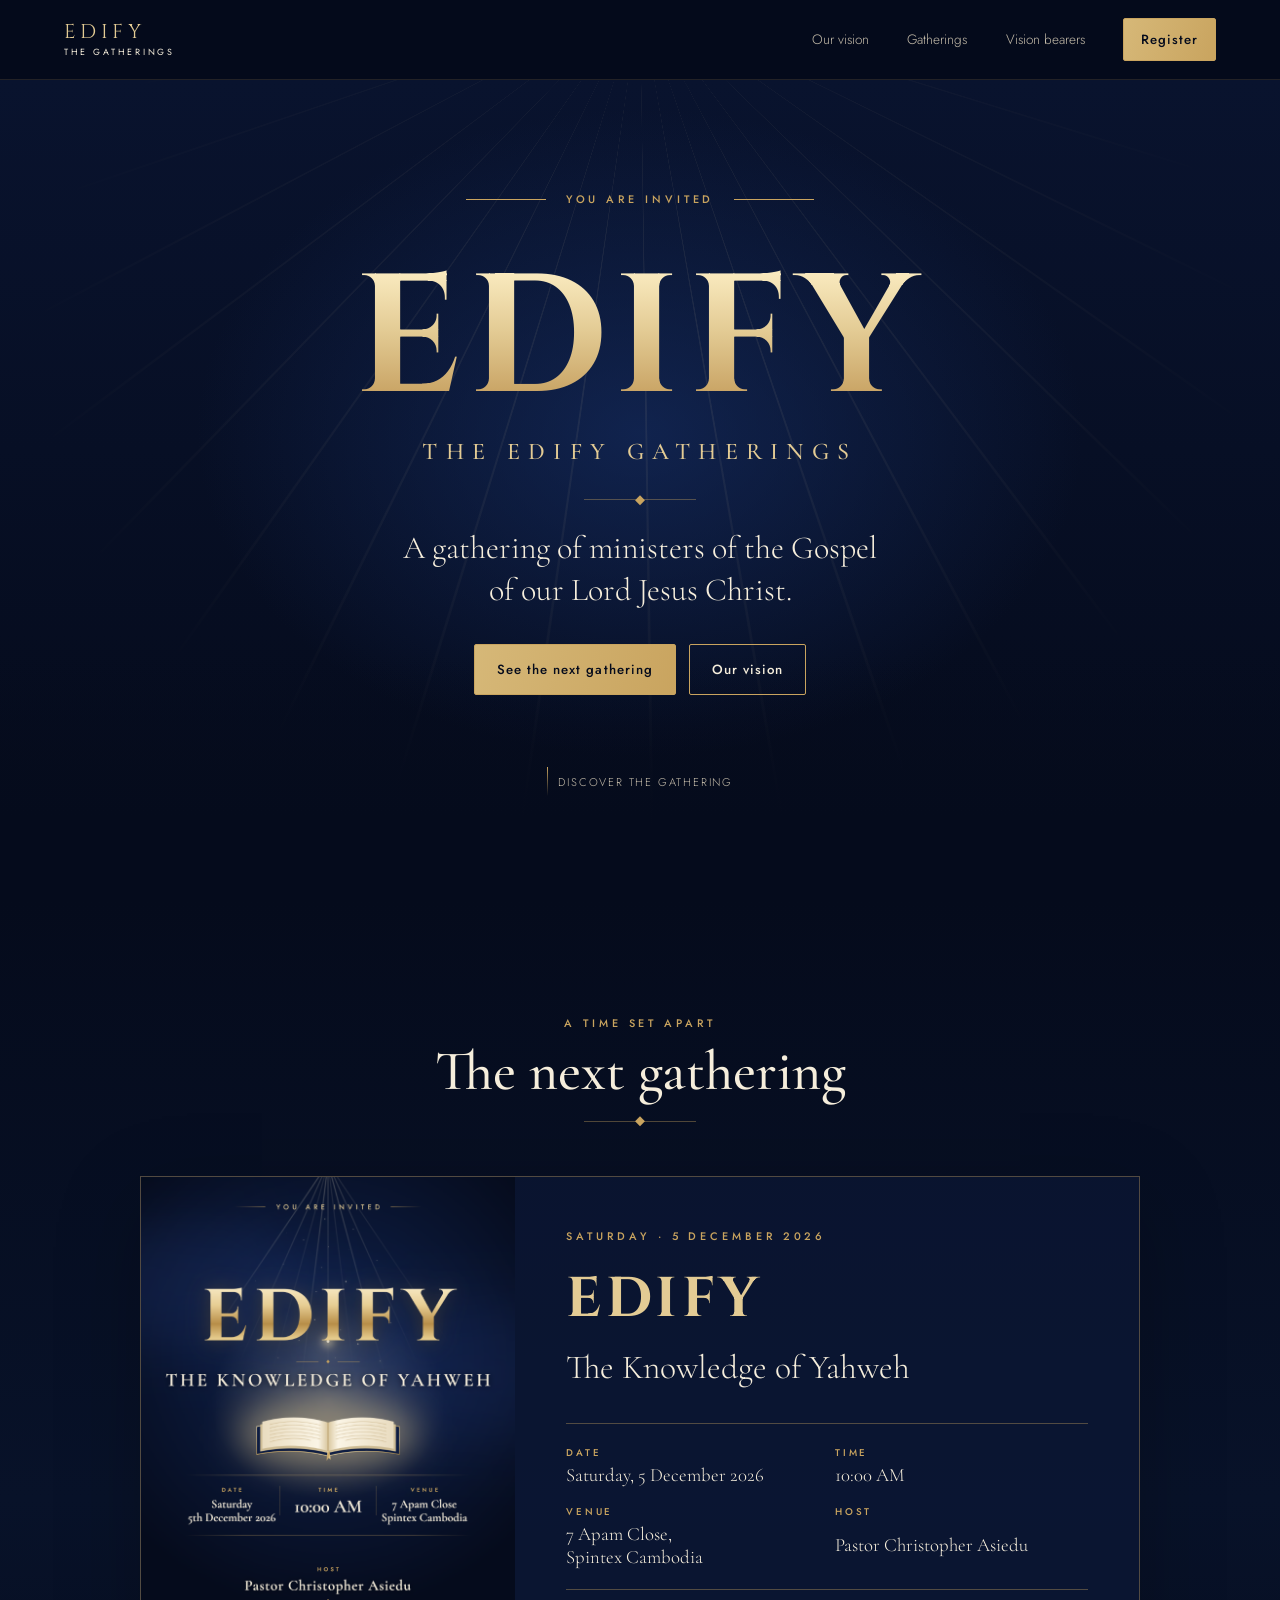
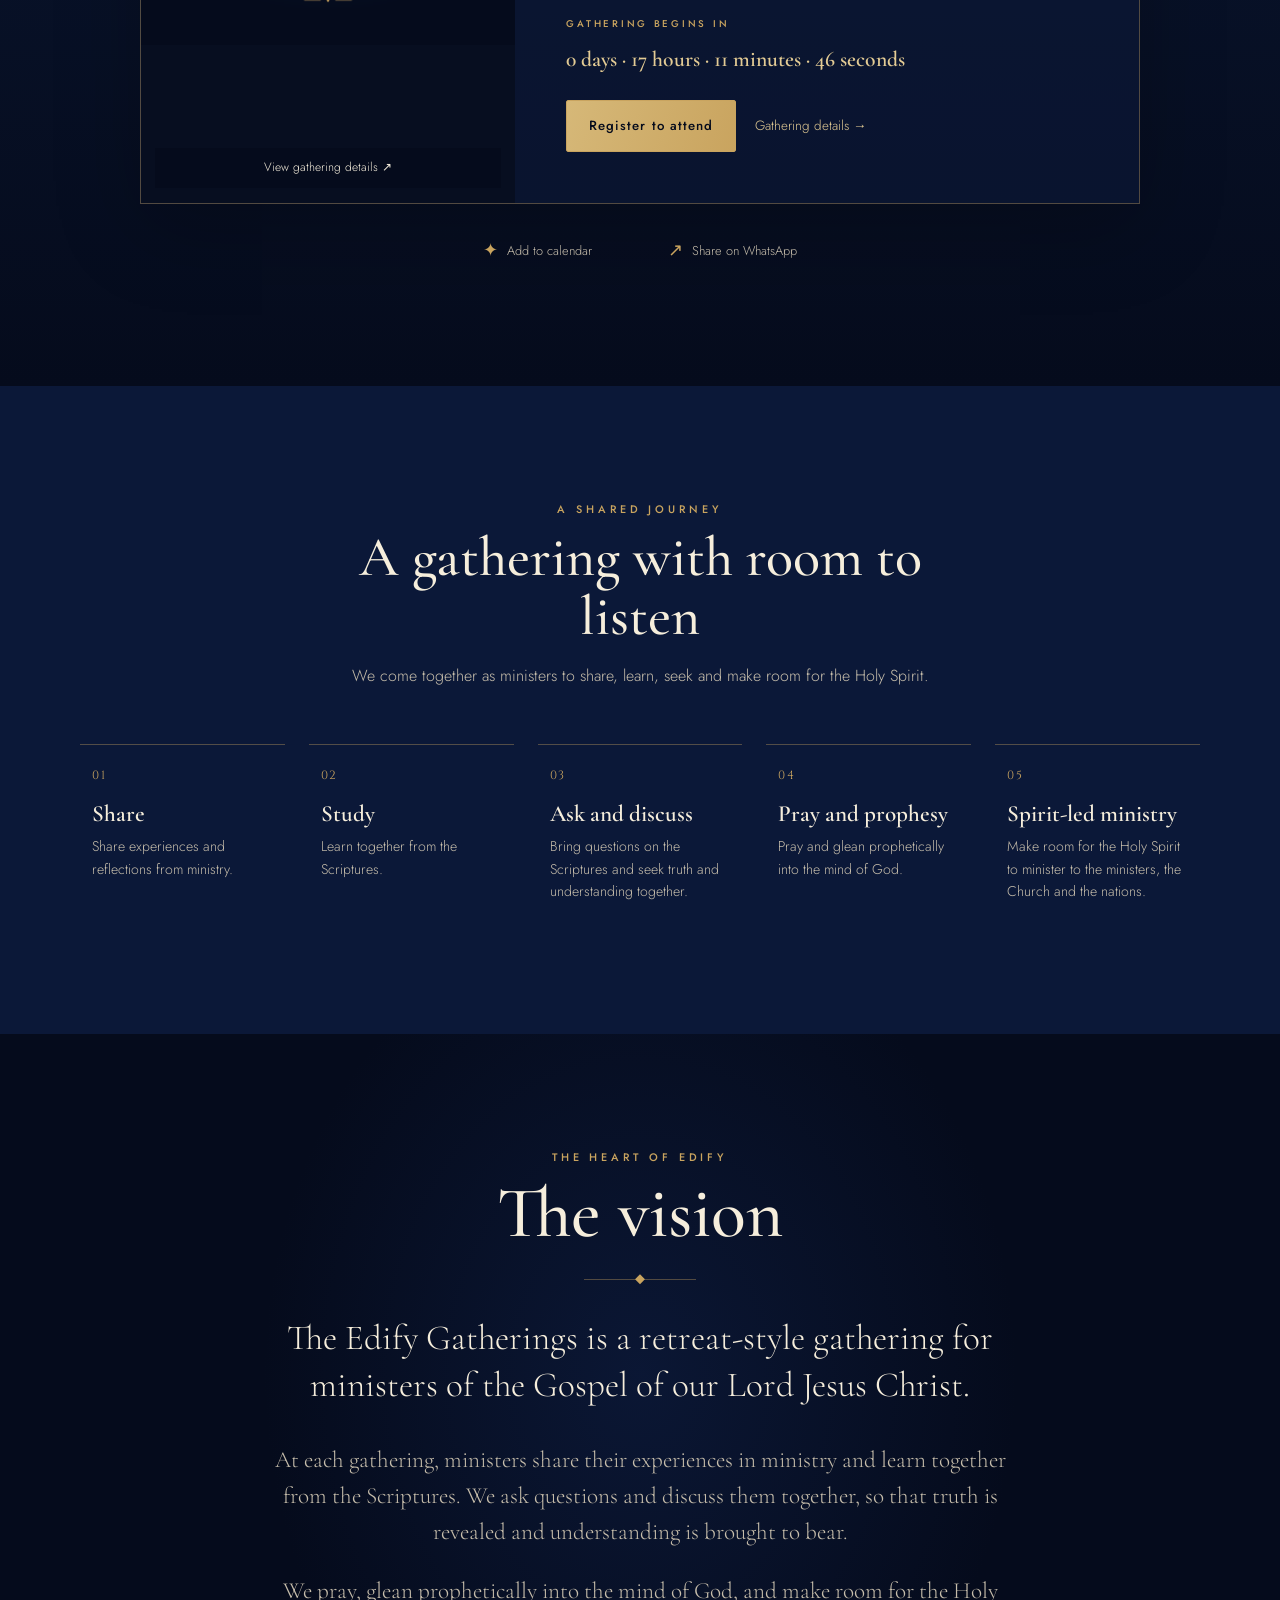
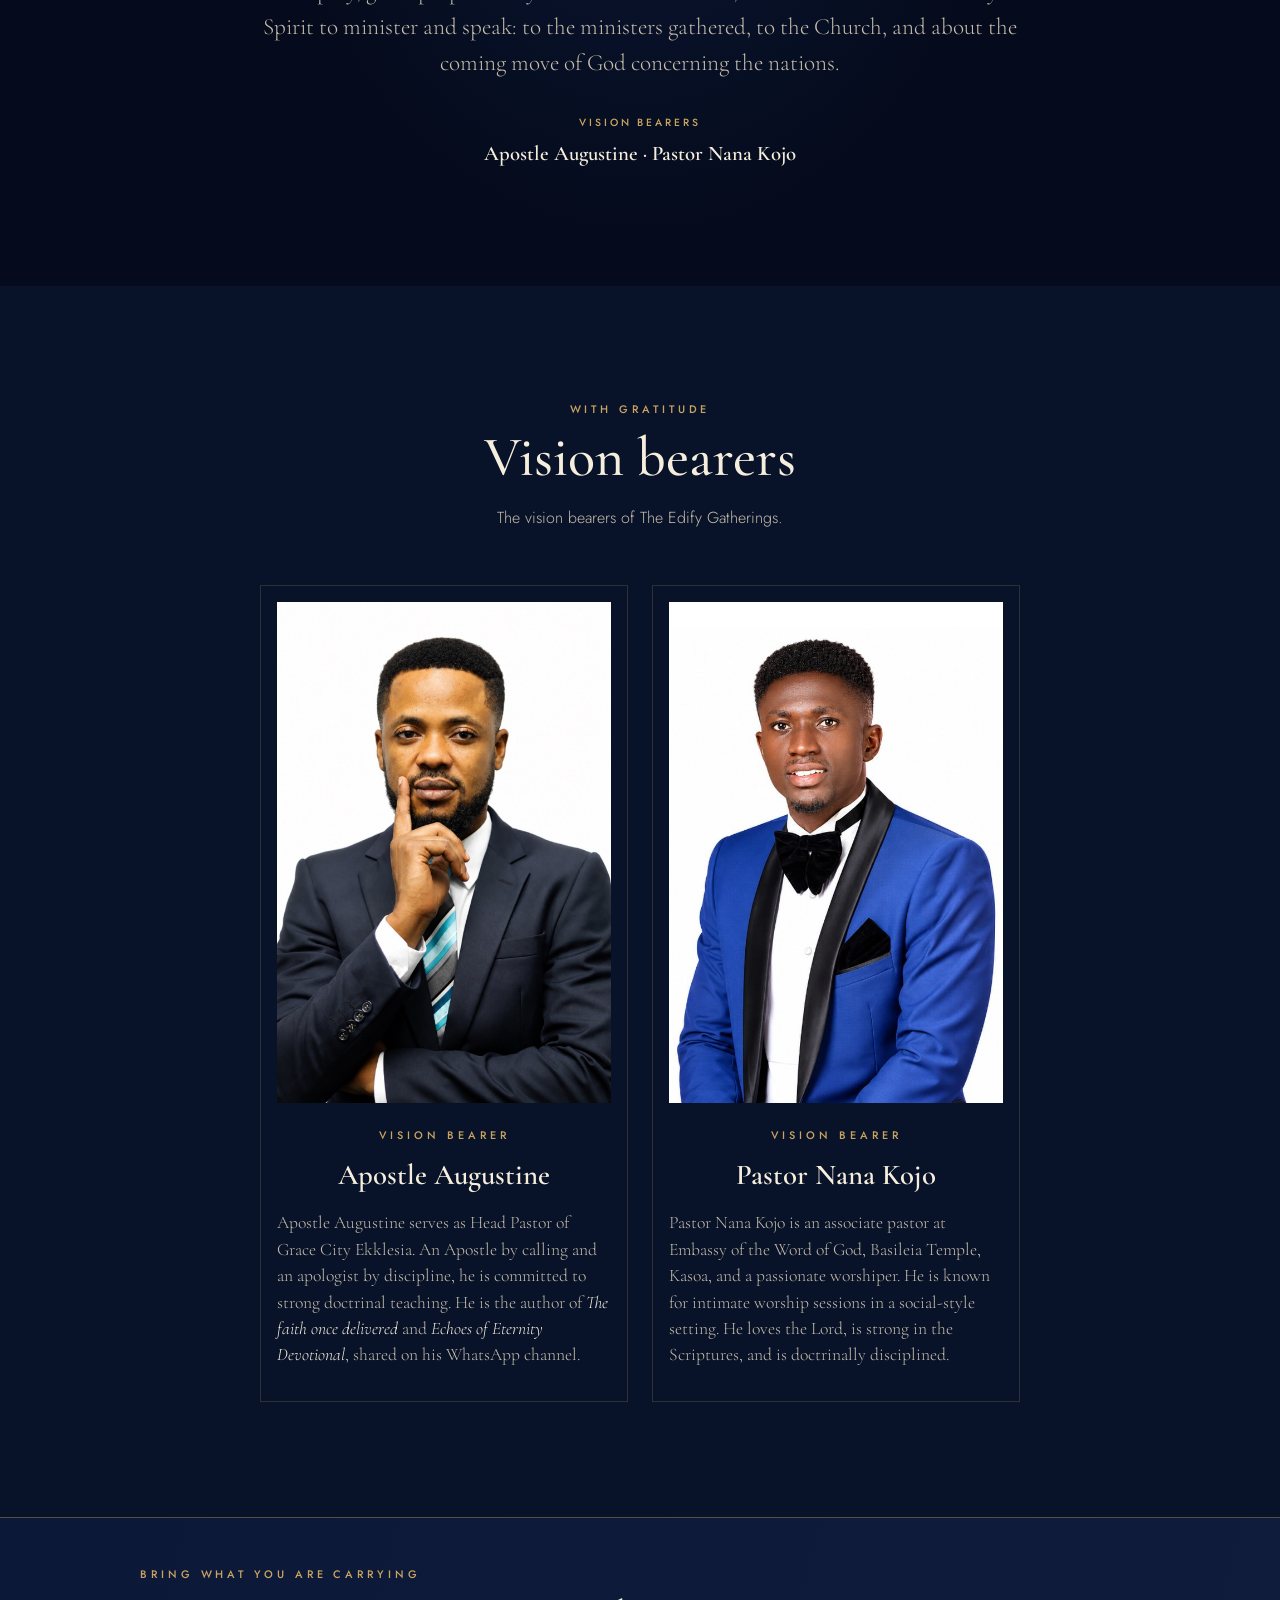
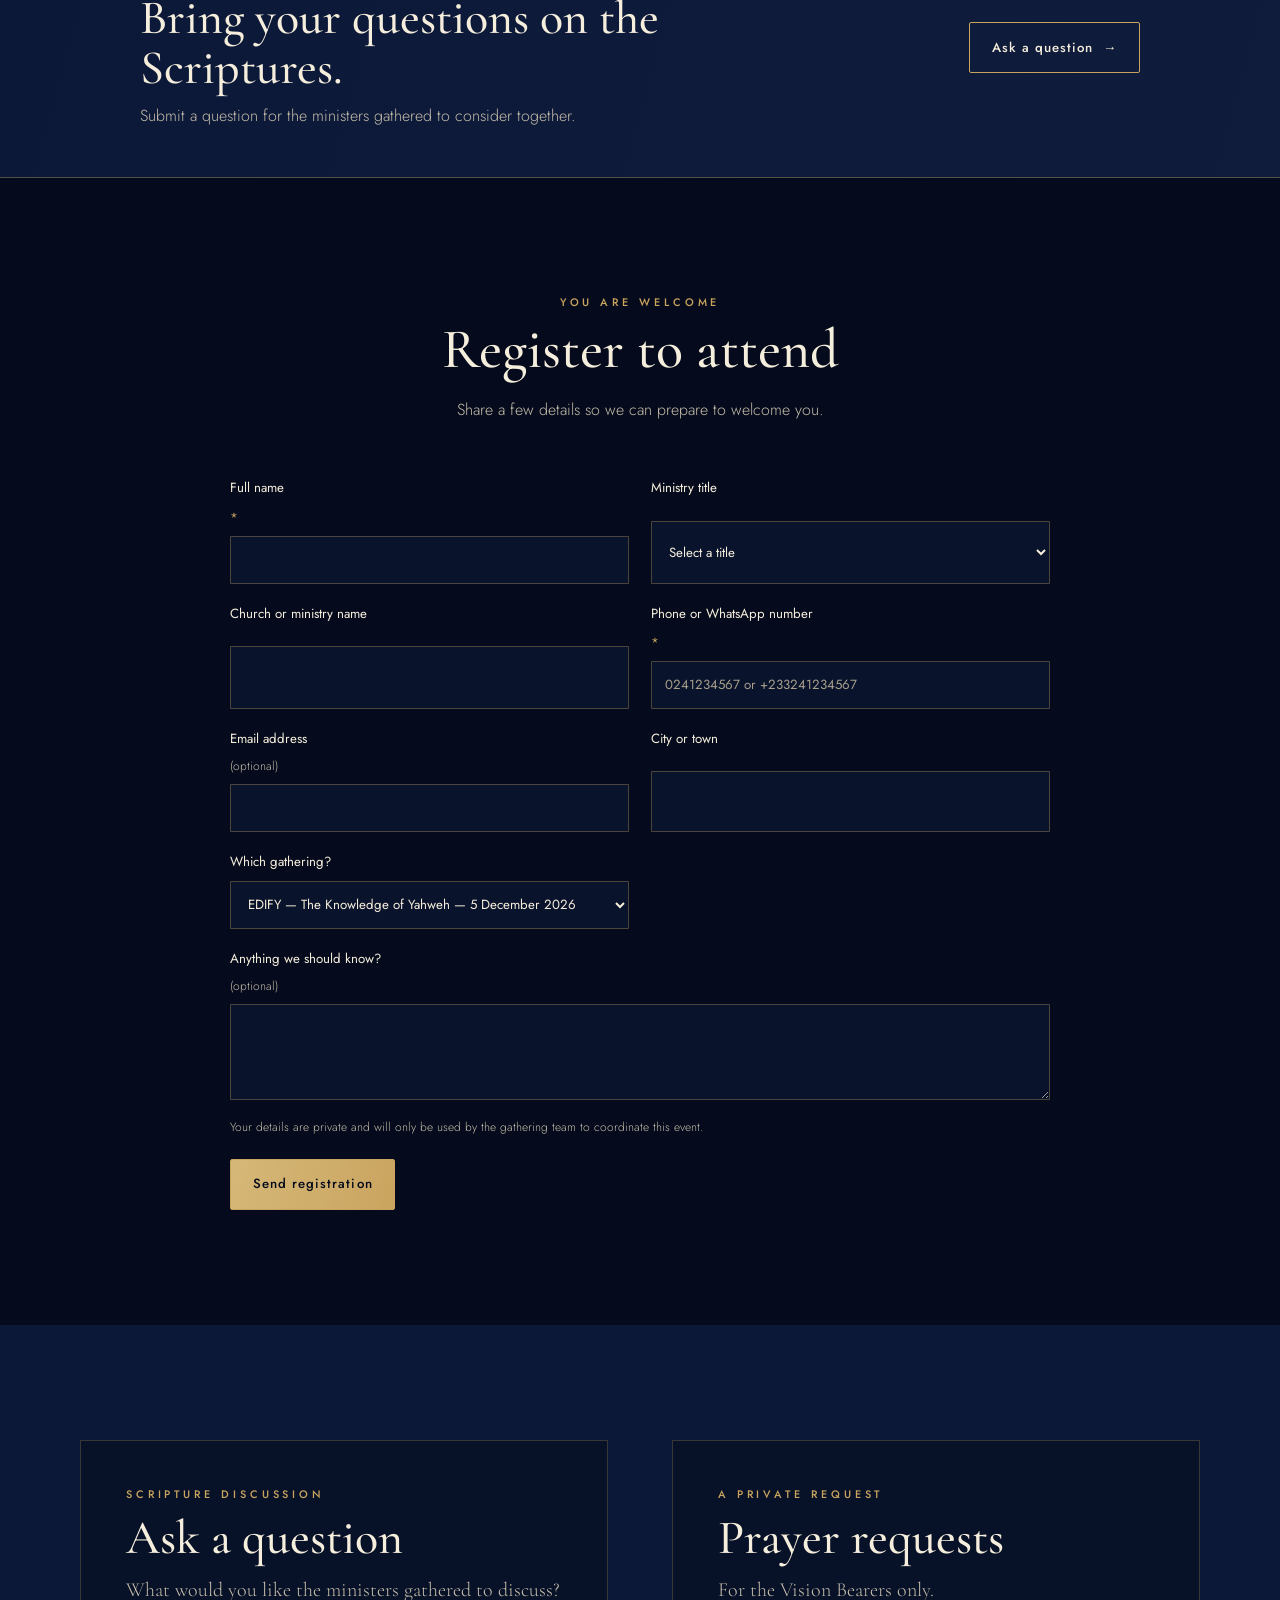
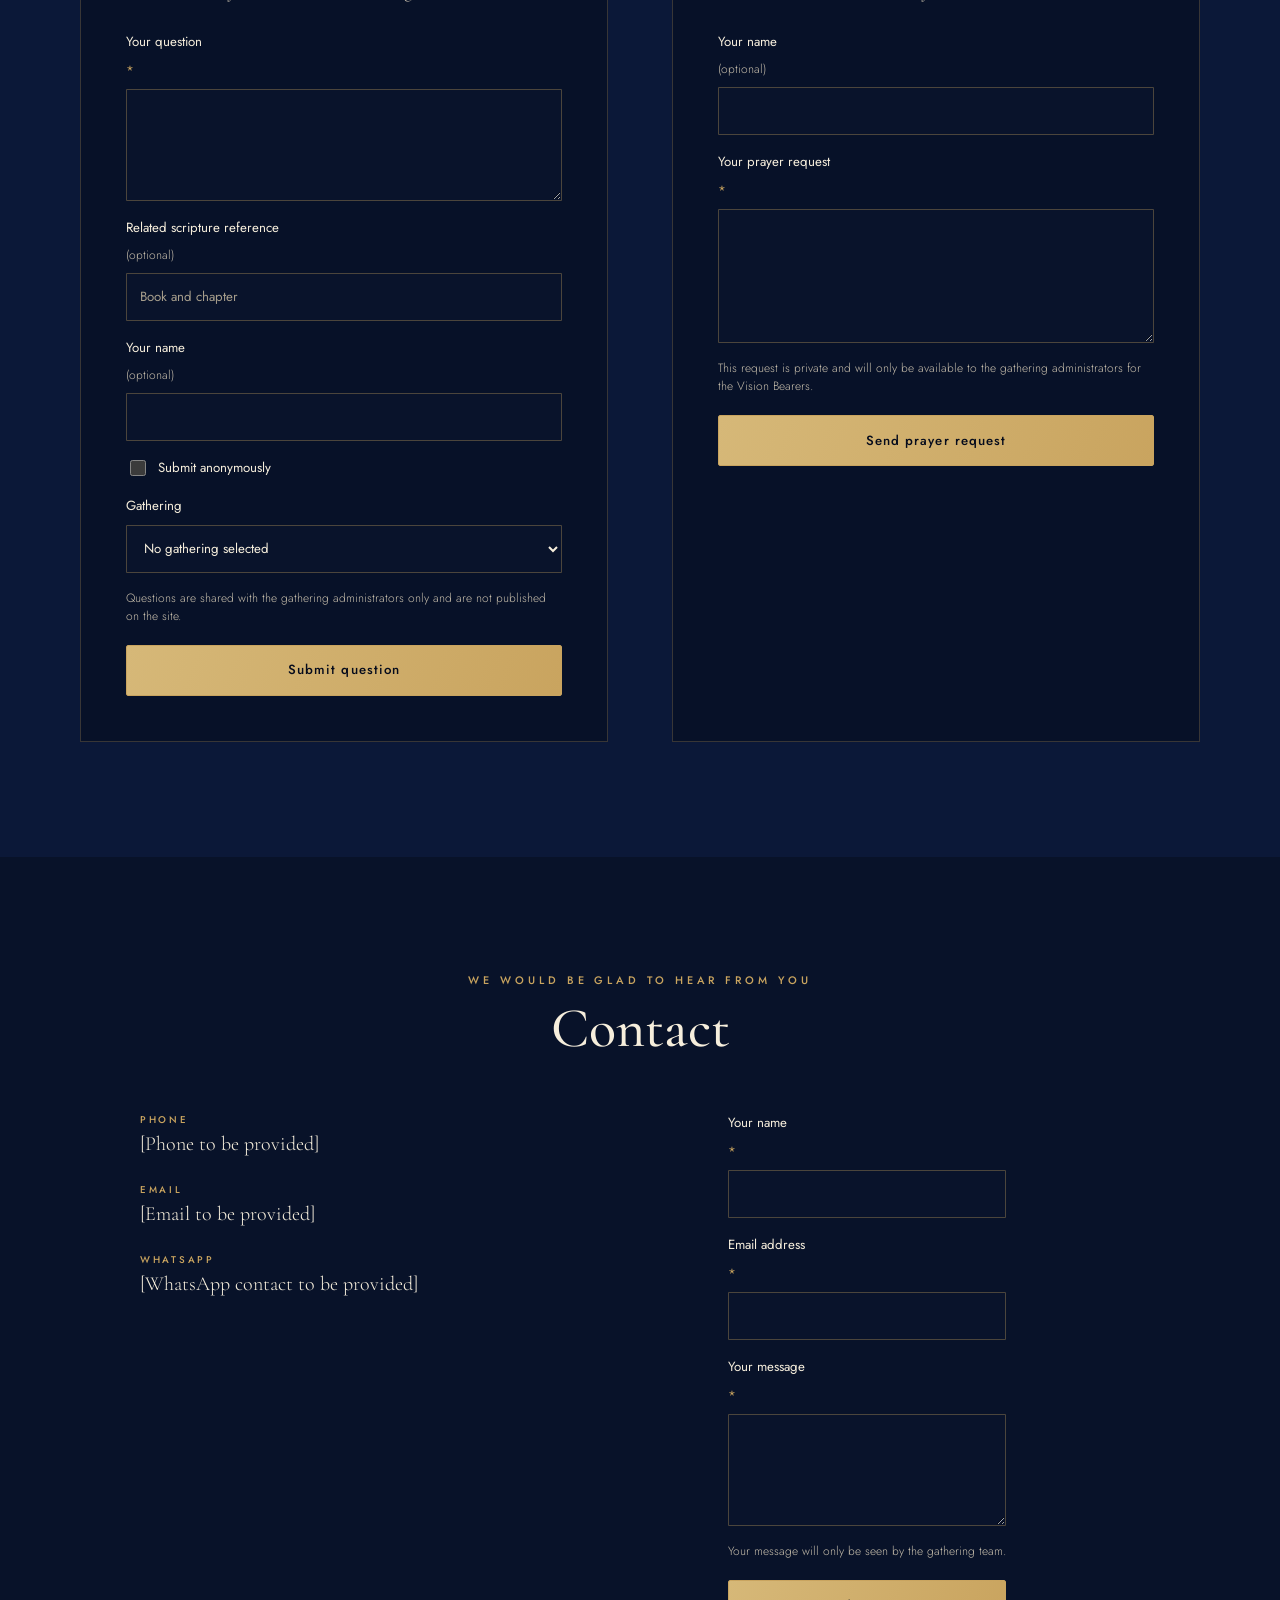
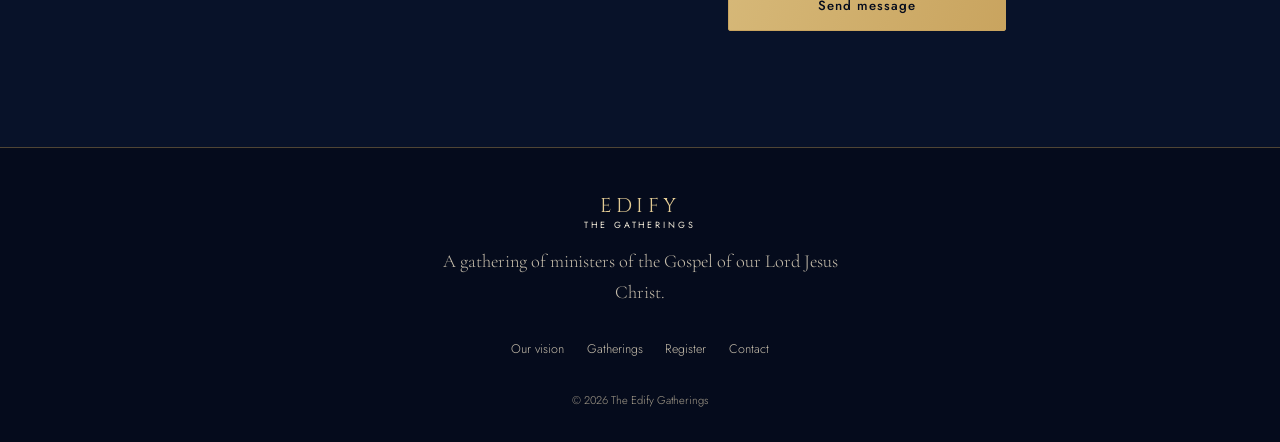
<file: index.html>
<!doctype html>
<html lang="en">
  <head>
    <meta charset="utf-8">
    <meta name="viewport" content="width=device-width, initial-scale=1">
    <meta name="theme-color" content="#050b1c">
    <meta name="description" content="The Edify Gatherings is a retreat-style gathering for ministers of the Gospel of our Lord Jesus Christ.">
    <title>The Edify Gatherings — You are invited</title>
    <link rel="preconnect" href="https://fonts.googleapis.com">
    <link rel="preconnect" href="https://fonts.gstatic.com" crossorigin>
    <link href="https://fonts.googleapis.com/css2?family=Cinzel:wght@600;700&family=Cormorant+Garamond:wght@500;600&family=Jost:wght@300;400;500&display=swap" rel="stylesheet">
    <link rel="stylesheet" href="/styles.css">
    <script src="/app.js" defer></script>
  </head>
  <body>
    <a class="skip-link" href="#main">Skip to content</a>
    <header class="site-header">
      <a class="wordmark" href="/" aria-label="The Edify Gatherings home">
        <span class="wordmark-main">EDIFY</span>
        <span class="wordmark-sub">THE GATHERINGS</span>
      </a>
      <button class="menu-toggle" type="button" aria-expanded="false" aria-controls="primary-nav">
        <span class="sr-only">Open menu</span><span></span><span></span>
      </button>
      <nav class="primary-nav" id="primary-nav" aria-label="Main navigation">
        <a href="#vision">Our vision</a>
        <a href="#gathering">Gatherings</a>
        <a href="#vision-bearers">Vision bearers</a>
        <a class="button button-small" href="#register">Register</a>
      </nav>
    </header>

    <main id="main">
      <section class="hero" aria-labelledby="hero-title">
        <div class="hero-rays" aria-hidden="true"></div>
        <div class="hero-content">
          <p class="eyebrow line-ornament">You are invited</p>
          <h1 id="hero-title">EDIFY</h1>
          <p class="hero-subtitle">The Edify Gatherings</p>
          <span class="diamond-rule" aria-hidden="true"></span>
          <p class="hero-description">A gathering of ministers of the Gospel<br class="desktop-break"> of our Lord Jesus Christ.</p>
          <div class="hero-actions">
            <a class="button" href="#gathering">See the next gathering</a>
            <a class="button button-outline" href="#vision">Our vision</a>
          </div>
          <a class="scroll-cue" href="#gathering"><span></span> Discover the gathering</a>
        </div>
      </section>

      <section class="section event-section" id="gathering" aria-labelledby="gathering-title">
        <div class="section-heading">
          <p class="eyebrow">A time set apart</p>
          <h2 id="gathering-title">The next gathering</h2>
          <span class="diamond-rule" aria-hidden="true"></span>
        </div>
        <article class="event-card">
          <a class="flyer-link" href="/gatherings/edify-2026-12-05/" aria-label="View details for EDIFY: The Knowledge of Yahweh">
            <img class="event-flyer" src="/assets/edify-flyer.png" alt="EDIFY flyer: The Knowledge of Yahweh, Saturday 5 December 2026" width="768" height="960">
            <span class="flyer-open">View gathering details <span aria-hidden="true">↗</span></span>
          </a>
          <div class="event-copy">
            <p class="eyebrow">Saturday · 5 December 2026</p>
            <h3 id="event-title">EDIFY</h3>
            <p class="event-theme">The Knowledge of Yahweh</p>
            <div class="event-meta">
              <div><span class="meta-label">Date</span><span>Saturday, 5 December 2026</span></div>
              <div><span class="meta-label">Time</span><span>10:00 AM</span></div>
              <div><span class="meta-label">Venue</span><span>7 Apam Close,<br>Spintex Cambodia</span></div>
              <div><span class="meta-label">Host</span><span>Pastor Christopher Asiedu</span></div>
            </div>
            <div class="countdown-wrap">
              <p class="meta-label">Gathering begins in</p>
              <p class="countdown" data-countdown aria-live="off">Loading countdown…</p>
            </div>
            <div class="event-actions">
              <a class="button" href="#register">Register to attend</a>
              <a class="text-link" href="/gatherings/edify-2026-12-05/">Gathering details <span aria-hidden="true">→</span></a>
            </div>
          </div>
        </article>
        <div class="quick-actions" aria-label="Gathering actions">
          <button class="action-link" type="button" data-calendar><span class="action-icon" aria-hidden="true">✦</span>Add to calendar</button>
          <button class="action-link" type="button" data-share><span class="action-icon" aria-hidden="true">↗</span>Share on WhatsApp</button>
        </div>
      </section>

      <section class="section pillars-section" aria-labelledby="pillars-title">
        <div class="section-heading">
          <p class="eyebrow">A shared journey</p>
          <h2 id="pillars-title">A gathering with room to listen</h2>
          <p class="section-intro">We come together as ministers to share, learn, seek and make room for the Holy Spirit.</p>
        </div>
        <div class="pillars-grid">
          <article class="pillar"><span class="pillar-mark">01</span><h3>Share</h3><p>Share experiences and reflections from ministry.</p></article>
          <article class="pillar"><span class="pillar-mark">02</span><h3>Study</h3><p>Learn together from the Scriptures.</p></article>
          <article class="pillar"><span class="pillar-mark">03</span><h3>Ask and discuss</h3><p>Bring questions on the Scriptures and seek truth and understanding together.</p></article>
          <article class="pillar"><span class="pillar-mark">04</span><h3>Pray and prophesy</h3><p>Pray and glean prophetically into the mind of God.</p></article>
          <article class="pillar"><span class="pillar-mark">05</span><h3>Spirit-led ministry</h3><p>Make room for the Holy Spirit to minister to the ministers, the Church and the nations.</p></article>
        </div>
      </section>

      <section class="section vision-section" id="vision" aria-labelledby="vision-title">
        <div class="vision-glow" aria-hidden="true"></div>
        <div class="vision-content">
          <p class="eyebrow">The heart of Edify</p>
          <h2 id="vision-title">The vision</h2>
          <span class="diamond-rule" aria-hidden="true"></span>
          <p class="vision-statement">The Edify Gatherings is a retreat-style gathering for ministers of the Gospel of our Lord Jesus Christ.</p>
          <p>At each gathering, ministers share their experiences in ministry and learn together from the Scriptures. We ask questions and discuss them together, so that truth is revealed and understanding is brought to bear.</p>
          <p>We pray, glean prophetically into the mind of God, and make room for the Holy Spirit to minister and speak: to the ministers gathered, to the Church, and about the coming move of God concerning the nations.</p>
          <p class="vision-bearers-line">Vision Bearers <span>Apostle Augustine · Pastor Nana Kojo</span></p>
        </div>
      </section>

      <section class="section bearers-section" id="vision-bearers" aria-labelledby="bearers-title">
        <div class="section-heading">
          <p class="eyebrow">With gratitude</p>
          <h2 id="bearers-title">Vision bearers</h2>
          <p class="section-intro">The vision bearers of The Edify Gatherings.</p>
        </div>
        <div class="bearers-grid">
          <article class="bearer-card">
            <img class="bearer-portrait" src="/assets/apostle-augustine.jpg" alt="Portrait of Apostle Augustine" width="600" height="900" loading="lazy">
            <p class="eyebrow">Vision Bearer</p>
            <h3>Apostle Augustine</h3>
            <p class="bearer-bio">Apostle Augustine serves as Head Pastor of Grace City Ekklesia. An Apostle by calling and an apologist by discipline, he is committed to strong doctrinal teaching. He is the author of <em>The faith once delivered</em> and <em>Echoes of Eternity Devotional</em>, shared on his WhatsApp channel.</p>
          </article>
          <article class="bearer-card">
            <img class="bearer-portrait" src="/assets/pastor-nana-kojo.jpg" alt="Portrait of Pastor Nana Kojo" width="600" height="900" loading="lazy">
            <p class="eyebrow">Vision Bearer</p>
            <h3>Pastor Nana Kojo</h3>
            <p class="bearer-bio">Pastor Nana Kojo is an associate pastor at Embassy of the Word of God, Basileia Temple, Kasoa, and a passionate worshiper. He is known for intimate worship sessions in a social-style setting. He loves the Lord, is strong in the Scriptures, and is doctrinally disciplined.</p>
          </article>
        </div>
      </section>

      <section class="question-banner">
        <div>
          <p class="eyebrow">Bring what you are carrying</p>
          <h2>Bring your questions on the Scriptures.</h2>
          <p>Submit a question for the ministers gathered to consider together.</p>
        </div>
        <a class="button button-outline" href="#ask">Ask a question <span aria-hidden="true">→</span></a>
      </section>

      <section class="section forms-section" id="register" aria-labelledby="register-title">
        <div class="section-heading">
          <p class="eyebrow">You are welcome</p>
          <h2 id="register-title">Register to attend</h2>
          <p class="section-intro">Share a few details so we can prepare to welcome you.</p>
        </div>
        <form class="site-form" name="registration" method="POST" data-netlify="true" netlify-honeypot="bot-field" action="/thank-you.html">
          <input type="hidden" name="form-name" value="registration">
          <p class="honeypot"><label>Leave this field empty <input name="bot-field" tabindex="-1" autocomplete="off"></label></p>
          <div class="form-grid">
            <label>Full name <span aria-hidden="true">*</span><input name="full-name" autocomplete="name" required></label>
            <label>Ministry title
              <select name="ministry-title">
                <option value="">Select a title</option><option>Pastor</option><option>Apostle</option><option>Evangelist</option><option>Minister</option><option>Other</option>
              </select>
            </label>
            <label>Church or ministry name<input name="church-or-ministry"></label>
            <label>Phone or WhatsApp number <span aria-hidden="true">*</span><input name="phone" type="tel" inputmode="tel" autocomplete="tel" placeholder="0241234567 or +233241234567" pattern="(\+233|0)[0-9]{9}" title="Enter a Ghana number starting with 0 or +233, followed by 9 digits." required></label>
            <label>Email address <span class="optional">(optional)</span><input name="email" type="email" autocomplete="email"></label>
            <label>City or town<input name="city"></label>
            <label>Which gathering?
              <select name="gathering" required><option>EDIFY — The Knowledge of Yahweh — 5 December 2026</option></select>
            </label>
            <label class="form-span">Anything we should know? <span class="optional">(optional)</span><textarea name="note" rows="3"></textarea></label>
          </div>
          <p class="privacy-note">Your details are private and will only be used by the gathering team to coordinate this event.</p>
          <button class="button" type="submit">Send registration</button>
        </form>
      </section>

      <section class="section form-pair">
        <div class="form-card" id="ask">
          <p class="eyebrow">Scripture discussion</p>
          <h2>Ask a question</h2>
          <p class="form-intro">What would you like the ministers gathered to discuss?</p>
          <form class="site-form compact-form" name="scripture-question" method="POST" data-netlify="true" netlify-honeypot="bot-field" action="/thank-you.html">
            <input type="hidden" name="form-name" value="scripture-question">
            <p class="honeypot"><label>Leave this field empty <input name="bot-field" tabindex="-1" autocomplete="off"></label></p>
            <label>Your question <span aria-hidden="true">*</span><textarea name="question" rows="4" required></textarea></label>
            <label>Related scripture reference <span class="optional">(optional)</span><input name="scripture-reference" placeholder="Book and chapter"></label>
            <label>Your name <span class="optional">(optional)</span><input name="name" autocomplete="name"></label>
            <label class="checkbox-label"><input type="checkbox" name="anonymous" value="yes"><span>Submit anonymously</span></label>
            <label>Gathering
              <select name="gathering"><option value="">No gathering selected</option><option>EDIFY — 5 December 2026</option></select>
            </label>
            <p class="privacy-note">Questions are shared with the gathering administrators only and are not published on the site.</p>
            <button class="button" type="submit">Submit question</button>
          </form>
        </div>
        <div class="form-card" id="prayer">
          <p class="eyebrow">A private request</p>
          <h2>Prayer requests</h2>
          <p class="form-intro">For the Vision Bearers only.</p>
          <form class="site-form compact-form" name="prayer-request" method="POST" data-netlify="true" netlify-honeypot="bot-field" action="/thank-you.html">
            <input type="hidden" name="form-name" value="prayer-request">
            <p class="honeypot"><label>Leave this field empty <input name="bot-field" tabindex="-1" autocomplete="off"></label></p>
            <label>Your name <span class="optional">(optional)</span><input name="name" autocomplete="name"></label>
            <label>Your prayer request <span aria-hidden="true">*</span><textarea name="request" rows="5" required></textarea></label>
            <p class="privacy-note">This request is private and will only be available to the gathering administrators for the Vision Bearers.</p>
            <button class="button" type="submit">Send prayer request</button>
          </form>
        </div>
      </section>

      <section class="section contact-section" id="contact" aria-labelledby="contact-title">
        <div class="section-heading">
          <p class="eyebrow">We would be glad to hear from you</p>
          <h2 id="contact-title">Contact</h2>
        </div>
        <div class="contact-grid">
          <div class="contact-details">
            <p><span class="meta-label">Phone</span><span class="contact-placeholder">[Phone to be provided]</span></p>
            <p><span class="meta-label">Email</span><span class="contact-placeholder">[Email to be provided]</span></p>
            <p><span class="meta-label">WhatsApp</span><span class="contact-placeholder">[WhatsApp contact to be provided]</span></p>
          </div>
          <form class="site-form compact-form" name="contact" method="POST" data-netlify="true" netlify-honeypot="bot-field" action="/thank-you.html">
            <input type="hidden" name="form-name" value="contact">
            <p class="honeypot"><label>Leave this field empty <input name="bot-field" tabindex="-1" autocomplete="off"></label></p>
            <label>Your name <span aria-hidden="true">*</span><input name="name" autocomplete="name" required></label>
            <label>Email address <span aria-hidden="true">*</span><input name="email" type="email" autocomplete="email" required></label>
            <label>Your message <span aria-hidden="true">*</span><textarea name="message" rows="4" required></textarea></label>
            <p class="privacy-note">Your message will only be seen by the gathering team.</p>
            <button class="button" type="submit">Send message</button>
          </form>
        </div>
      </section>
    </main>

    <footer class="site-footer">
      <a class="wordmark footer-wordmark" href="/" aria-label="The Edify Gatherings home"><span class="wordmark-main">EDIFY</span><span class="wordmark-sub">THE GATHERINGS</span></a>
      <p>A gathering of ministers of the Gospel of our Lord Jesus Christ.</p>
      <nav aria-label="Footer navigation"><a href="#vision">Our vision</a><a href="#gathering">Gatherings</a><a href="#register">Register</a><a href="#contact">Contact</a></nav>
      <p class="copyright">© <span data-year>2026</span> The Edify Gatherings</p>
    </footer>
  </body>
</html>
</file>
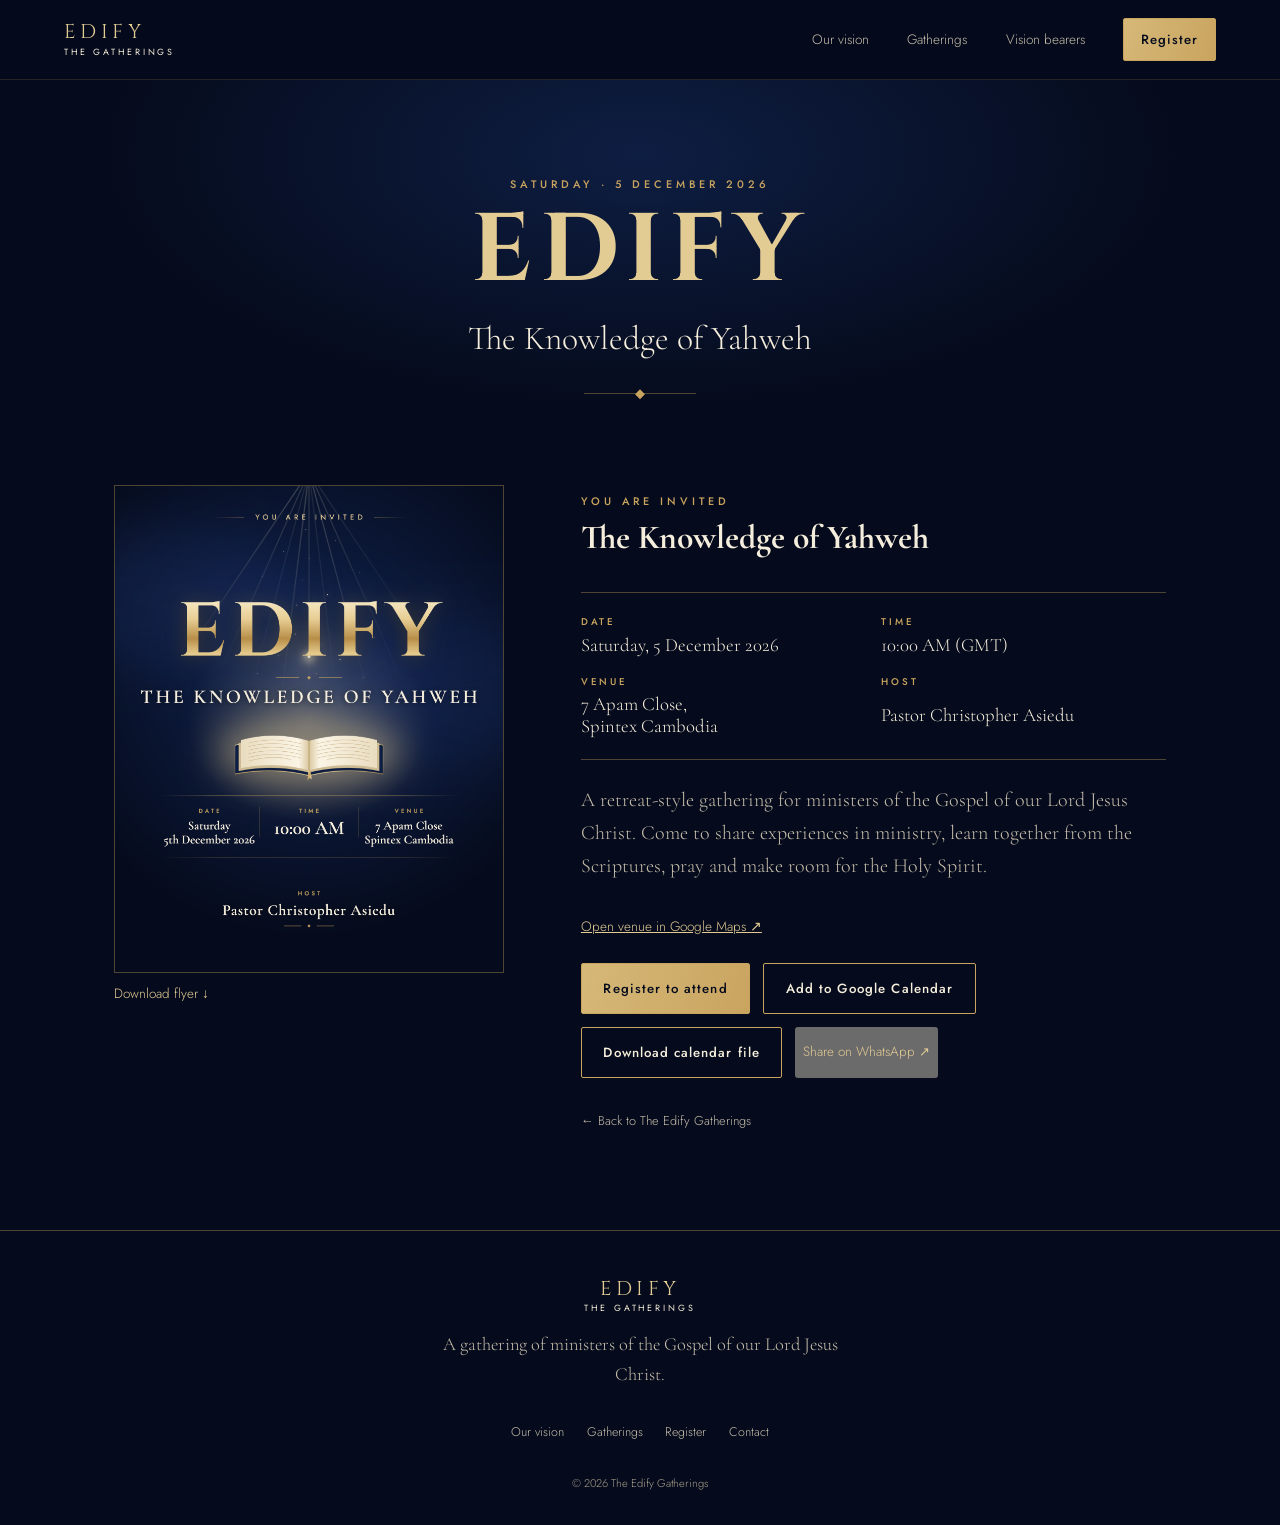
<file: gatherings/edify-2026-12-05/index.html>
<!doctype html>
<html lang="en">
  <head>
    <meta charset="utf-8">
    <meta name="viewport" content="width=device-width, initial-scale=1">
    <meta name="theme-color" content="#050b1c">
    <meta name="description" content="Join The Edify Gatherings on Saturday, 5 December 2026 for The Knowledge of Yahweh. Hosted by Pastor Christopher Asiedu in Spintex Cambodia, Accra.">
    <meta property="og:type" content="website">
    <meta property="og:title" content="EDIFY — The Knowledge of Yahweh">
    <meta property="og:description" content="Saturday, 5 December 2026 · 10:00 AM · 7 Apam Close, Spintex Cambodia">
    <meta property="og:image" content="https://your-site.netlify.app/assets/edify-flyer.png">
    <meta property="og:url" content="https://your-site.netlify.app/gatherings/edify-2026-12-05/">
    <meta name="twitter:card" content="summary_large_image">
    <meta name="twitter:title" content="EDIFY — The Knowledge of Yahweh">
    <meta name="twitter:description" content="Saturday, 5 December 2026 · 10:00 AM · Spintex Cambodia">
    <meta name="twitter:image" content="https://your-site.netlify.app/assets/edify-flyer.png">
    <title>EDIFY — The Knowledge of Yahweh | The Edify Gatherings</title>
    <link rel="preconnect" href="https://fonts.googleapis.com">
    <link rel="preconnect" href="https://fonts.gstatic.com" crossorigin>
    <link href="https://fonts.googleapis.com/css2?family=Cinzel:wght@600;700&family=Cormorant+Garamond:wght@500;600&family=Jost:wght@300;400;500&display=swap" rel="stylesheet">
    <link rel="stylesheet" href="/styles.css">
    <script src="/app.js" defer></script>
    <script type="application/ld+json">
      {
        "@context": "https://schema.org",
        "@type": "Event",
        "name": "EDIFY — The Knowledge of Yahweh",
        "startDate": "2026-12-05T10:00:00+00:00",
        "eventStatus": "https://schema.org/EventScheduled",
        "eventAttendanceMode": "https://schema.org/OfflineEventAttendanceMode",
        "image": "https://your-site.netlify.app/assets/edify-flyer.png",
        "description": "A gathering of ministers of the Gospel of our Lord Jesus Christ.",
        "location": {
          "@type": "Place",
          "name": "7 Apam Close, Spintex Cambodia",
          "address": {
            "@type": "PostalAddress",
            "streetAddress": "7 Apam Close",
            "addressLocality": "Spintex Cambodia",
            "addressCountry": "GH"
          }
        },
        "organizer": {
          "@type": "Organization",
          "name": "The Edify Gatherings"
        }
      }
    </script>
  </head>
  <body class="inner-page">
    <a class="skip-link" href="#main">Skip to content</a>
    <header class="site-header">
      <a class="wordmark" href="/" aria-label="The Edify Gatherings home"><span class="wordmark-main">EDIFY</span><span class="wordmark-sub">THE GATHERINGS</span></a>
      <button class="menu-toggle" type="button" aria-expanded="false" aria-controls="primary-nav"><span class="sr-only">Open menu</span><span></span><span></span></button>
      <nav class="primary-nav" id="primary-nav" aria-label="Main navigation">
        <a href="/#vision">Our vision</a><a href="/#gathering">Gatherings</a><a href="/#vision-bearers">Vision bearers</a><a class="button button-small" href="/#register">Register</a>
      </nav>
    </header>
    <main id="main">
      <section class="detail-hero">
        <p class="eyebrow">Saturday · 5 December 2026</p>
        <h1>EDIFY</h1>
        <p class="event-theme">The Knowledge of Yahweh</p>
        <span class="diamond-rule" aria-hidden="true"></span>
      </section>
      <section class="detail-layout" aria-label="Gathering details">
        <div class="detail-flyer-wrap">
          <button class="detail-flyer-button" type="button" data-open-flyer data-flyer-src="/assets/edify-flyer.png" aria-label="Open flyer full screen">
            <img class="detail-flyer" src="/assets/edify-flyer.png" alt="EDIFY flyer: The Knowledge of Yahweh, Saturday 5 December 2026" width="768" height="960">
          </button>
          <a class="text-link" data-download-flyer href="/assets/edify-flyer.png" download>Download flyer ↓</a>
        </div>
        <div class="detail-content">
          <p class="eyebrow">You are invited</p>
          <h2 class="event-theme">The Knowledge of Yahweh</h2>
          <div class="event-meta">
            <div><span class="meta-label">Date</span><span>Saturday, 5 December 2026</span></div>
            <div><span class="meta-label">Time</span><span>10:00 AM (GMT)</span></div>
            <div><span class="meta-label">Venue</span><span>7 Apam Close,<br>Spintex Cambodia</span></div>
            <div><span class="meta-label">Host</span><span>Pastor Christopher Asiedu</span></div>
          </div>
          <p class="detail-description">A retreat-style gathering for ministers of the Gospel of our Lord Jesus Christ. Come to share experiences in ministry, learn together from the Scriptures, pray and make room for the Holy Spirit.</p>
          <a class="map-link" href="https://www.google.com/maps/search/?api=1&amp;query=7%20Apam%20Close%2C%20Spintex%20Cambodia" target="_blank" rel="noopener noreferrer">Open venue in Google Maps ↗</a>
          <div class="detail-actions">
            <a class="button" href="/#register">Register to attend</a>
            <a class="button button-outline" data-google-calendar href="https://calendar.google.com/calendar/" target="_blank" rel="noopener noreferrer">Add to Google Calendar</a>
            <button class="button button-outline" type="button" data-calendar>Download calendar file</button>
            <button class="text-link" type="button" data-share>Share on WhatsApp ↗</button>
          </div>
          <a class="back-link" href="/#gathering">← Back to The Edify Gatherings</a>
        </div>
      </section>
      <dialog id="flyer-dialog" aria-label="EDIFY event flyer">
        <button class="dialog-close" type="button" data-close-dialog aria-label="Close flyer">×</button>
        <img src="/assets/edify-flyer.png" alt="EDIFY flyer: The Knowledge of Yahweh, Saturday 5 December 2026">
      </dialog>
    </main>
    <footer class="site-footer">
      <a class="wordmark footer-wordmark" href="/" aria-label="The Edify Gatherings home"><span class="wordmark-main">EDIFY</span><span class="wordmark-sub">THE GATHERINGS</span></a>
      <p>A gathering of ministers of the Gospel of our Lord Jesus Christ.</p>
      <nav aria-label="Footer navigation"><a href="/#vision">Our vision</a><a href="/#gathering">Gatherings</a><a href="/#register">Register</a><a href="/#contact">Contact</a></nav>
      <p class="copyright">© <span data-year>2026</span> The Edify Gatherings</p>
    </footer>
  </body>
</html>
</file>
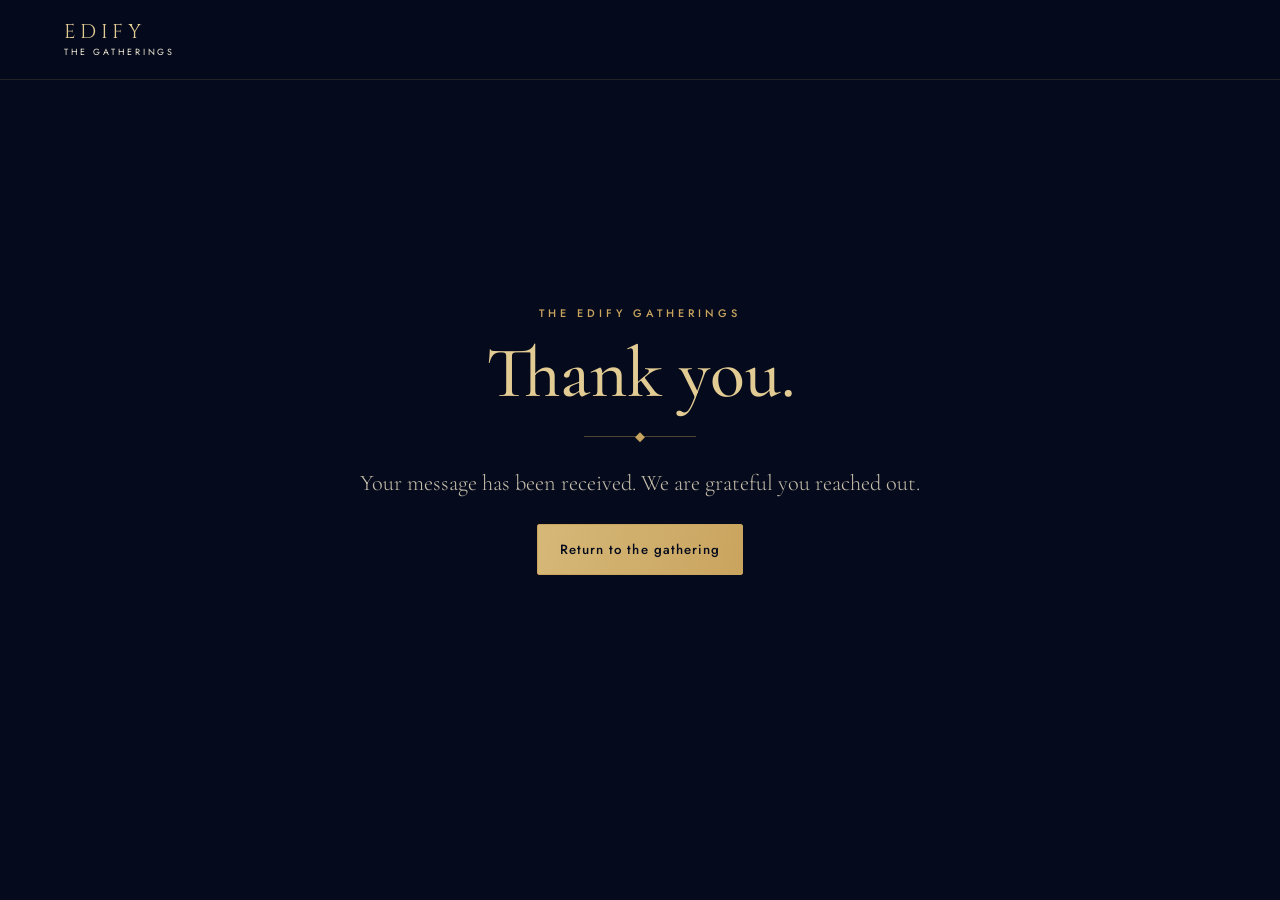
<file: thank-you.html>
<!doctype html>
<html lang="en">
  <head>
    <meta charset="utf-8">
    <meta name="viewport" content="width=device-width, initial-scale=1">
    <meta name="theme-color" content="#050b1c">
    <meta name="robots" content="noindex">
    <meta name="description" content="Thank you for contacting The Edify Gatherings. Your message has been received.">
    <title>Thank you | The Edify Gatherings</title>
    <link rel="preconnect" href="https://fonts.googleapis.com">
    <link rel="preconnect" href="https://fonts.gstatic.com" crossorigin>
    <link href="https://fonts.googleapis.com/css2?family=Cinzel:wght@600;700&family=Cormorant+Garamond:wght@500;600&family=Jost:wght@300;400;500&display=swap" rel="stylesheet">
    <link rel="stylesheet" href="/styles.css">
  </head>
  <body>
    <header class="site-header">
      <a class="wordmark" href="/" aria-label="The Edify Gatherings home"><span class="wordmark-main">EDIFY</span><span class="wordmark-sub">THE GATHERINGS</span></a>
    </header>
    <main class="thank-you">
      <div>
        <p class="eyebrow">The Edify Gatherings</p>
        <h1>Thank you.</h1>
        <span class="diamond-rule" aria-hidden="true"></span>
        <p>Your message has been received. We are grateful you reached out.</p>
        <a class="button" href="/">Return to the gathering</a>
      </div>
    </main>
  </body>
</html>
</file>
<file: styles.css>
:root {
  color-scheme: dark;
  --midnight: #050b1c;
  --navy: #0b1838;
  --glow: #142a5c;
  --gold: #c9a45f;
  --champagne: #e3cb94;
  --ivory: #f6eedc;
  --muted: #c6bdab;
  --line: rgba(201, 164, 95, .38);
  --serif: "Cormorant Garamond", Georgia, serif;
  --display: "Cinzel", Georgia, serif;
  --sans: "Jost", Arial, sans-serif;
}

* { box-sizing: border-box; }
html { scroll-behavior: smooth; scroll-padding-top: 6rem; }
body { margin: 0; background: var(--midnight); color: var(--ivory); font-family: var(--sans); font-size: 1rem; font-weight: 300; line-height: 1.65; }
img { display: block; max-width: 100%; }
a { color: inherit; }
button, input, select, textarea { font: inherit; }
button, a { -webkit-tap-highlight-color: transparent; }
a:focus-visible, button:focus-visible, input:focus-visible, select:focus-visible, textarea:focus-visible { outline: 2px solid var(--champagne); outline-offset: 4px; }
.sr-only { position: absolute; width: 1px; height: 1px; padding: 0; margin: -1px; overflow: hidden; clip: rect(0, 0, 0, 0); white-space: nowrap; border: 0; }
.skip-link { position: fixed; top: .75rem; left: .75rem; z-index: 20; padding: .6rem 1rem; transform: translateY(-160%); background: var(--ivory); color: var(--midnight); }
.skip-link:focus { transform: translateY(0); }
.site-header { position: sticky; z-index: 10; top: 0; display: flex; align-items: center; justify-content: space-between; min-height: 5rem; padding: .75rem max(5vw, calc((100vw - 1200px) / 2)); border-bottom: 1px solid rgba(201, 164, 95, .16); background: rgba(5, 11, 28, .94); backdrop-filter: blur(14px); }
.wordmark { display: inline-flex; flex-direction: column; align-items: flex-start; color: var(--champagne); font-family: var(--display); text-decoration: none; line-height: 1; }
.wordmark-main { font-size: 1.25rem; letter-spacing: .22em; }
.wordmark-sub { margin-top: .35rem; color: var(--ivory); font-family: var(--sans); font-size: .56rem; font-weight: 400; letter-spacing: .32em; }
.primary-nav { display: flex; align-items: center; gap: clamp(1.25rem, 3vw, 2.7rem); }
.primary-nav > a:not(.button), .site-footer nav a { color: var(--muted); font-size: .85rem; text-decoration: none; transition: color .2s ease; }
.primary-nav > a:not(.button):hover, .site-footer nav a:hover { color: var(--champagne); }
.menu-toggle { display: none; }
.button { display: inline-flex; min-height: 3.2rem; align-items: center; justify-content: center; gap: .6rem; padding: .75rem 1.35rem; border: 1px solid var(--gold); border-radius: 2px; background: linear-gradient(110deg, #d6b878, var(--gold)); color: var(--midnight); font-size: .83rem; font-weight: 500; letter-spacing: .08em; text-align: center; text-decoration: none; transition: background .2s ease, color .2s ease, border-color .2s ease; cursor: pointer; }
.button:hover { border-color: var(--champagne); background: var(--champagne); }
.button-small { min-height: 2.65rem; padding: .55rem 1.05rem; }
.button-outline { border-color: var(--gold); background: transparent; color: var(--ivory); }
.button-outline:hover { color: var(--midnight); }
.hero { position: relative; display: grid; min-height: min(840px, calc(100svh - 5rem)); place-items: center; overflow: hidden; isolation: isolate; background: radial-gradient(ellipse at 50% 43%, rgba(20, 42, 92, .74), transparent 49%), linear-gradient(180deg, #09132e, var(--midnight) 90%); }
.hero::after { position: absolute; z-index: -1; right: 0; bottom: 0; left: 0; height: 30%; background: linear-gradient(0deg, var(--midnight), transparent); content: ""; }
.hero-rays { position: absolute; z-index: -1; inset: -18% 0 5%; opacity: .48; background: repeating-conic-gradient(from 174deg at 50% 7%, transparent 0deg 5deg, rgba(210, 192, 154, .2) 5.1deg 5.23deg, transparent 5.35deg 9deg); mask-image: radial-gradient(ellipse at 50% 45%, #000 4%, transparent 70%); animation: light-breathe 12s ease-in-out infinite alternate; }
.hero-content { width: min(100% - 2rem, 900px); padding: 5rem 1rem 4rem; text-align: center; }
.eyebrow { margin: 0; color: var(--gold); font-size: .68rem; font-weight: 500; letter-spacing: .36em; line-height: 1.5; text-transform: uppercase; }
.line-ornament { display: flex; align-items: center; justify-content: center; gap: 1.2rem; }
.line-ornament::before, .line-ornament::after { width: clamp(2.2rem, 7vw, 5rem); height: 1px; background: var(--gold); content: ""; }
.hero h1 { margin: 2.5rem 0 0; background: linear-gradient(180deg, #fff2ca 5%, #e3cb94 45%, #b98c48 100%); background-clip: text; color: transparent; font-family: var(--display); font-size: clamp(5rem, 17vw, 10.5rem); font-weight: 700; letter-spacing: .055em; line-height: 1.1; -webkit-background-clip: text; }
.hero-subtitle { margin: 0; color: var(--champagne); font-family: var(--serif); font-size: clamp(1rem, 2.6vw, 1.5rem); font-weight: 500; letter-spacing: .34em; text-transform: uppercase; }
.diamond-rule { position: relative; display: block; width: 7rem; height: 1px; margin: 1.7rem auto; background: var(--line); }
.diamond-rule::after { position: absolute; top: 50%; left: 50%; width: .42rem; height: .42rem; transform: translate(-50%, -50%) rotate(45deg); background: var(--gold); content: ""; }
.hero-description { margin: 0 auto; color: var(--ivory); font-family: var(--serif); font-size: clamp(1.3rem, 3.5vw, 2rem); line-height: 1.3; }
.hero-actions { display: flex; flex-wrap: wrap; justify-content: center; gap: .85rem; margin-top: 2.1rem; }
.scroll-cue { display: inline-flex; align-items: center; gap: .65rem; margin-top: 4.5rem; color: var(--muted); font-size: .7rem; letter-spacing: .16em; text-decoration: none; text-transform: uppercase; }
.scroll-cue span { width: 1px; height: 1.8rem; background: linear-gradient(var(--gold), transparent); }
.section { padding: clamp(4.5rem, 9vw, 8rem) max(6vw, calc((100vw - 1120px) / 2)); }
.section-heading { max-width: 680px; margin: 0 auto 3.4rem; text-align: center; }
.section-heading h2, .vision-content h2, .form-card h2, .question-banner h2 { margin: .65rem 0 0; font-family: var(--serif); font-size: clamp(2.4rem, 5vw, 3.5rem); font-weight: 500; line-height: 1.05; }
.section-heading .diamond-rule { margin: 1.25rem auto; }
.section-intro { max-width: 38rem; margin: 1.1rem auto 0; color: var(--muted); font-size: 1rem; }
.event-section { background: linear-gradient(180deg, var(--midnight), #081229 55%, var(--midnight)); }
.event-card { display: grid; grid-template-columns: minmax(240px, .75fr) 1.25fr; max-width: 1000px; margin: 0 auto; border: 1px solid var(--line); background: rgba(11, 24, 56, .64); box-shadow: 0 24px 80px rgba(0, 0, 0, .22); }
.flyer-link { position: relative; display: block; overflow: hidden; background: #070e20; }
.event-flyer { width: 100%; height: auto; aspect-ratio: 4 / 5; transition: transform .6s ease; }
.flyer-link:hover .event-flyer { transform: scale(1.025); }
.flyer-open { position: absolute; right: .9rem; bottom: .9rem; left: .9rem; padding: .65rem .8rem; background: rgba(5, 11, 28, .88); color: var(--ivory); font-size: .75rem; text-align: center; }
.event-copy { align-self: center; padding: clamp(1.75rem, 4vw, 3.5rem); }
.event-copy h3 { margin: .55rem 0 -.35rem; color: var(--champagne); font-family: var(--display); font-size: clamp(2.2rem, 5vw, 3.5rem); letter-spacing: .08em; }
.event-theme { margin: 0 0 1.7rem; color: var(--ivory); font-family: var(--serif); font-size: clamp(1.55rem, 3vw, 2.1rem); }
.event-meta { display: grid; grid-template-columns: 1fr 1fr; gap: 1.1rem 1rem; padding: 1.3rem 0; border-top: 1px solid var(--line); border-bottom: 1px solid var(--line); }
.event-meta > div { display: grid; gap: .2rem; }
.meta-label { display: block; color: var(--gold); font-size: .61rem; font-weight: 500; letter-spacing: .28em; text-transform: uppercase; }
.event-meta > div > span:last-child { color: var(--ivory); font-family: var(--serif); font-size: 1.17rem; line-height: 1.2; }
.countdown-wrap { padding: 1rem 0 .25rem; }
.countdown { margin: .3rem 0 0; color: var(--champagne); font-family: var(--serif); font-size: 1.35rem; font-weight: 600; }
.event-actions { display: flex; flex-wrap: wrap; align-items: center; gap: 1.2rem; margin-top: 1.2rem; }
.text-link { color: var(--champagne); font-size: .84rem; text-decoration: none; }
.text-link:hover { text-decoration: underline; text-underline-offset: .25rem; }
.quick-actions { display: flex; justify-content: center; gap: clamp(1rem, 5vw, 4rem); margin: 1.6rem auto 0; }
.action-link { display: inline-flex; align-items: center; gap: .55rem; padding: .4rem; border: 0; background: none; color: var(--muted); font-size: .8rem; cursor: pointer; }
.action-link:hover { color: var(--champagne); }
.action-icon { color: var(--gold); font-size: 1.1rem; }
.pillars-section { background: var(--navy); }
.pillars-grid { display: grid; grid-template-columns: repeat(5, 1fr); gap: 1.5rem; max-width: 1200px; margin: 0 auto; }
.pillar { padding: 1rem .75rem; border-top: 1px solid var(--line); }
.pillar-mark { color: var(--gold); font-family: var(--display); font-size: .75rem; letter-spacing: .14em; }
.pillar h3 { margin: .9rem 0 .5rem; color: var(--ivory); font-family: var(--serif); font-size: 1.45rem; font-weight: 600; line-height: 1.1; }
.pillar p { margin: 0; color: var(--muted); font-size: .88rem; line-height: 1.6; }
.vision-section { position: relative; overflow: hidden; background: var(--midnight); }
.vision-glow { position: absolute; top: 0; left: 50%; width: min(75vw, 820px); height: 100%; transform: translateX(-50%); background: radial-gradient(ellipse at 50% 40%, rgba(20, 42, 92, .38), transparent 65%); pointer-events: none; }
.vision-content { position: relative; max-width: 770px; margin: 0 auto; text-align: center; }
.vision-content h2 { font-size: clamp(3rem, 6vw, 4.5rem); }
.vision-content > p:not(.eyebrow):not(.vision-bearers-line) { color: var(--muted); font-family: var(--serif); font-size: clamp(1.2rem, 2vw, 1.45rem); line-height: 1.55; }
.vision-content .vision-statement { color: var(--ivory) !important; font-size: clamp(1.65rem, 3vw, 2.2rem) !important; line-height: 1.32 !important; }
.vision-bearers-line { display: grid; gap: .35rem; margin: 2rem 0 0; color: var(--gold); font-size: .65rem; font-weight: 500; letter-spacing: .28em; text-transform: uppercase; }
.vision-bearers-line span { color: var(--ivory); font-family: var(--serif); font-size: 1.3rem; font-weight: 600; letter-spacing: 0; text-transform: none; }
.bearers-section { background: #081229; }
.bearers-grid { display: grid; grid-template-columns: repeat(2, minmax(0, 1fr)); gap: 1.5rem; max-width: 760px; margin: 0 auto; }
.bearer-card { padding: 1rem 1rem 2rem; border: 1px solid rgba(201, 164, 95, .2); text-align: center; }
.bearer-portrait { width: 100%; height: auto; aspect-ratio: 2 / 3; margin-bottom: 1.5rem; background: var(--navy); }
.portrait-placeholder { display: grid; width: 100%; aspect-ratio: 4 / 3; place-items: center; margin-bottom: 1.5rem; background: radial-gradient(ellipse at 50% 50%, rgba(20, 42, 92, .7), rgba(5, 11, 28, .9)); color: rgba(227, 203, 148, .48); font-family: var(--display); font-size: 2rem; letter-spacing: .12em; }
.bearer-card h3 { margin: .45rem 0 0; font-family: var(--serif); font-size: 1.8rem; font-weight: 600; }
.placeholder-note { margin: .4rem 0 0; color: var(--muted); font-size: .82rem; }
.bearer-bio { margin: .75rem 0 0; color: var(--muted); font-family: var(--serif); font-size: 1.1rem; line-height: 1.5; text-align: left; }
.bearer-bio em { color: var(--ivory); }
.question-banner { display: flex; align-items: center; justify-content: space-between; gap: 2rem; padding: 3rem max(6vw, calc((100vw - 1000px) / 2)); border-top: 1px solid var(--line); border-bottom: 1px solid var(--line); background: linear-gradient(105deg, #0b1838, #101c3b); }
.question-banner h2 { max-width: 600px; font-size: clamp(2rem, 4vw, 3rem); }
.question-banner p:last-child { margin: .6rem 0 0; color: var(--muted); }
.forms-section { background: var(--midnight); }
.site-form { max-width: 820px; margin: 0 auto; }
.form-grid { display: grid; grid-template-columns: repeat(2, minmax(0, 1fr)); gap: 1.2rem 1.4rem; }
.site-form label { display: grid; gap: .45rem; color: var(--ivory); font-size: .83rem; font-weight: 400; }
.site-form label > span:not(.optional) { display: inline; }
.site-form label > span[aria-hidden="true"] { color: var(--gold); }
.optional { color: var(--muted); font-size: .75rem; font-weight: 300; }
.site-form input:not([type="checkbox"]), .site-form select, .site-form textarea { width: 100%; min-height: 3rem; padding: .7rem .8rem; border: 1px solid rgba(201, 164, 95, .34); border-radius: 1px; background: #09132b; color: var(--ivory); }
.site-form textarea { min-height: 6rem; resize: vertical; }
.site-form input::placeholder, .site-form textarea::placeholder { color: #a79e8c; }
.site-form select { color-scheme: dark; }
.form-span { grid-column: 1 / -1; }
.privacy-note { margin: 1.15rem 0; color: var(--muted); font-size: .75rem; line-height: 1.5; }
.site-form > .button { margin-top: .25rem; }
.honeypot { position: absolute !important; left: -10000px !important; width: 1px !important; height: 1px !important; overflow: hidden !important; }
.form-pair { display: grid; grid-template-columns: repeat(2, minmax(0, 1fr)); gap: clamp(2rem, 5vw, 5rem); background: var(--navy); }
.form-card { min-width: 0; padding: clamp(1.5rem, 3.5vw, 3rem); border: 1px solid rgba(201, 164, 95, .25); background: rgba(5, 11, 28, .55); }
.form-card h2 { font-size: clamp(2.2rem, 4vw, 3rem); }
.form-intro { margin: .7rem 0 1.5rem; color: var(--muted); font-family: var(--serif); font-size: 1.25rem; }
.compact-form { display: grid; gap: 1rem; }
.compact-form .privacy-note { margin: 0; }
.checkbox-label { display: flex !important; align-items: center; gap: .6rem !important; }
.checkbox-label input { width: 1rem; height: 1rem; accent-color: var(--gold); }
.contact-section { background: #081229; }
.contact-grid { display: grid; grid-template-columns: .8fr 1.2fr; gap: clamp(2rem, 7vw, 6rem); max-width: 1000px; margin: 0 auto; }
.contact-details p { margin: 0 0 1.3rem; }
.contact-details a, .contact-placeholder { display: block; color: var(--ivory); font-family: var(--serif); font-size: 1.25rem; text-decoration: none; }
.contact-details a:hover { color: var(--champagne); }
.site-footer { display: grid; justify-items: center; padding: 3rem 1.5rem 2rem; border-top: 1px solid var(--line); text-align: center; }
.footer-wordmark { align-items: center; }
.site-footer > p { max-width: 26rem; margin: 1rem 0; color: var(--muted); font-family: var(--serif); font-size: 1.15rem; }
.site-footer nav { display: flex; flex-wrap: wrap; justify-content: center; gap: 1.4rem; margin: 1rem 0; }
.site-footer nav a { font-size: .78rem; }
.site-footer .copyright { margin: 1rem 0 0; color: #a79e8c; font-family: var(--sans); font-size: .7rem; }

.inner-page { min-height: 100vh; }
.detail-hero { padding: clamp(3rem, 8vw, 6rem) max(6vw, calc((100vw - 1120px) / 2)) 2rem; text-align: center; background: radial-gradient(ellipse at 50% 20%, rgba(20, 42, 92, .6), transparent 60%); }
.detail-hero h1 { margin: .4rem 0 0; color: var(--champagne); font-family: var(--display); font-size: clamp(3rem, 9vw, 6rem); letter-spacing: .08em; line-height: 1.1; }
.detail-hero .event-theme { margin: .4rem 0 0; }
.detail-layout { display: grid; grid-template-columns: minmax(260px, .8fr) 1.2fr; gap: clamp(2rem, 6vw, 5rem); align-items: start; max-width: 1100px; margin: 0 auto; padding: 2rem 1.5rem 6rem; }
.detail-flyer-button { padding: 0; border: 1px solid var(--line); background: transparent; cursor: zoom-in; }
.detail-flyer { width: 100%; height: auto; }
.detail-content { padding-top: .5rem; }
.detail-content .event-meta { margin: 1rem 0 1.5rem; }
.detail-description { color: var(--muted); font-family: var(--serif); font-size: 1.25rem; }
.map-link { display: inline-block; margin-top: .75rem; color: var(--champagne); font-size: .85rem; }
.detail-actions { display: flex; flex-wrap: wrap; gap: .8rem; margin-top: 1.5rem; }
.back-link { display: inline-block; margin-top: 2rem; color: var(--muted); font-size: .8rem; text-decoration: none; }
.back-link:hover { color: var(--champagne); }
dialog { max-width: min(92vw, 720px); max-height: 92vh; padding: 0; border: 1px solid var(--line); background: var(--midnight); }
dialog::backdrop { background: rgba(0, 0, 0, .9); }
dialog img { max-height: 85vh; width: auto; }
.dialog-close { position: absolute; top: .5rem; right: .5rem; width: 2.5rem; height: 2.5rem; border: 1px solid var(--gold); background: var(--midnight); color: var(--ivory); font-size: 1.2rem; cursor: pointer; }
.thank-you { display: grid; min-height: 80vh; place-items: center; padding: 4rem 1.5rem; text-align: center; }
.thank-you > div { max-width: 620px; }
.thank-you h1 { margin: 1rem 0; color: var(--champagne); font-family: var(--serif); font-size: clamp(2.8rem, 7vw, 4.5rem); font-weight: 500; line-height: 1; }
.thank-you p:not(.eyebrow) { color: var(--muted); font-family: var(--serif); font-size: 1.4rem; }

@keyframes light-breathe { from { opacity: .32; transform: scale(1); } to { opacity: .54; transform: scale(1.04); } }
@media (prefers-reduced-motion: reduce) {
  *, *::before, *::after { scroll-behavior: auto !important; animation-duration: .01ms !important; animation-iteration-count: 1 !important; transition-duration: .01ms !important; }
}
@media (max-width: 850px) {
  .pillars-grid { grid-template-columns: repeat(3, 1fr); }
  .event-card { grid-template-columns: minmax(200px, .75fr) 1.25fr; }
  .form-pair { grid-template-columns: 1fr; }
}
@media (max-width: 640px) {
  .site-header { min-height: 4.3rem; padding: .65rem 1rem; }
  .wordmark-main { font-size: 1.05rem; }
  .wordmark-sub { font-size: .49rem; }
  .menu-toggle { display: flex; width: 2.8rem; height: 2.8rem; flex-direction: column; justify-content: center; gap: 6px; padding: .65rem; border: 1px solid var(--line); background: transparent; }
  .menu-toggle > span:not(.sr-only) { width: 100%; height: 1px; background: var(--champagne); transition: transform .2s ease; }
  .menu-toggle[aria-expanded="true"] > span:nth-last-child(2) { transform: translateY(3.5px) rotate(45deg); }
  .menu-toggle[aria-expanded="true"] > span:last-child { transform: translateY(-3.5px) rotate(-45deg); }
  .primary-nav { position: fixed; z-index: 9; inset: 4.3rem 0 0; display: flex; flex-direction: column; justify-content: center; gap: 2rem; padding: 2rem; background: rgba(5, 11, 28, .98); opacity: 0; pointer-events: none; transform: translateY(-.5rem); transition: opacity .2s ease, transform .2s ease; }
  .primary-nav.is-open { opacity: 1; pointer-events: auto; transform: translateY(0); }
  .primary-nav > a:not(.button) { font-family: var(--serif); font-size: 1.7rem; }
  .primary-nav .button { min-width: 11rem; }
  .hero { min-height: min(760px, calc(100svh - 4.3rem)); }
  .hero-content { padding-top: 3rem; }
  .hero h1 { margin-top: 2rem; font-size: clamp(4.3rem, 20vw, 7rem); }
  .hero-subtitle { font-size: .9rem; letter-spacing: .2em; }
  .scroll-cue { margin-top: 3rem; }
  .section { padding: 4.5rem 1.2rem; }
  .section-heading { margin-bottom: 2.4rem; }
  .event-card { grid-template-columns: 1fr; }
  .event-copy { padding: 1.5rem 1.2rem 1.7rem; }
  .event-meta { gap: .9rem .6rem; }
  .event-meta > div > span:last-child { font-size: 1.05rem; }
  .quick-actions { gap: .6rem; }
  .action-link { font-size: .72rem; }
  .pillars-grid { grid-template-columns: repeat(2, 1fr); gap: 1rem; }
  .pillar:last-child { grid-column: 1 / -1; }
  .bearers-grid { gap: .75rem; }
  .bearer-card { padding: .65rem .65rem 1.4rem; }
  .bearer-card h3 { font-size: 1.45rem; }
  .question-banner { align-items: flex-start; flex-direction: column; padding: 2.5rem 1.2rem; }
  .form-grid { grid-template-columns: 1fr; }
  .form-span { grid-column: auto; }
  .form-pair { padding-right: 1.2rem; padding-left: 1.2rem; }
  .form-card { padding: 1.35rem; }
  .contact-grid { grid-template-columns: 1fr; gap: 1.5rem; }
  .detail-hero { padding: 3.5rem 1rem 1.5rem; }
  .detail-layout { grid-template-columns: 1fr; gap: 2rem; padding: 1.5rem 1.2rem 4rem; }
  .detail-flyer-wrap { max-width: 480px; margin: 0 auto; }
}
</file>
